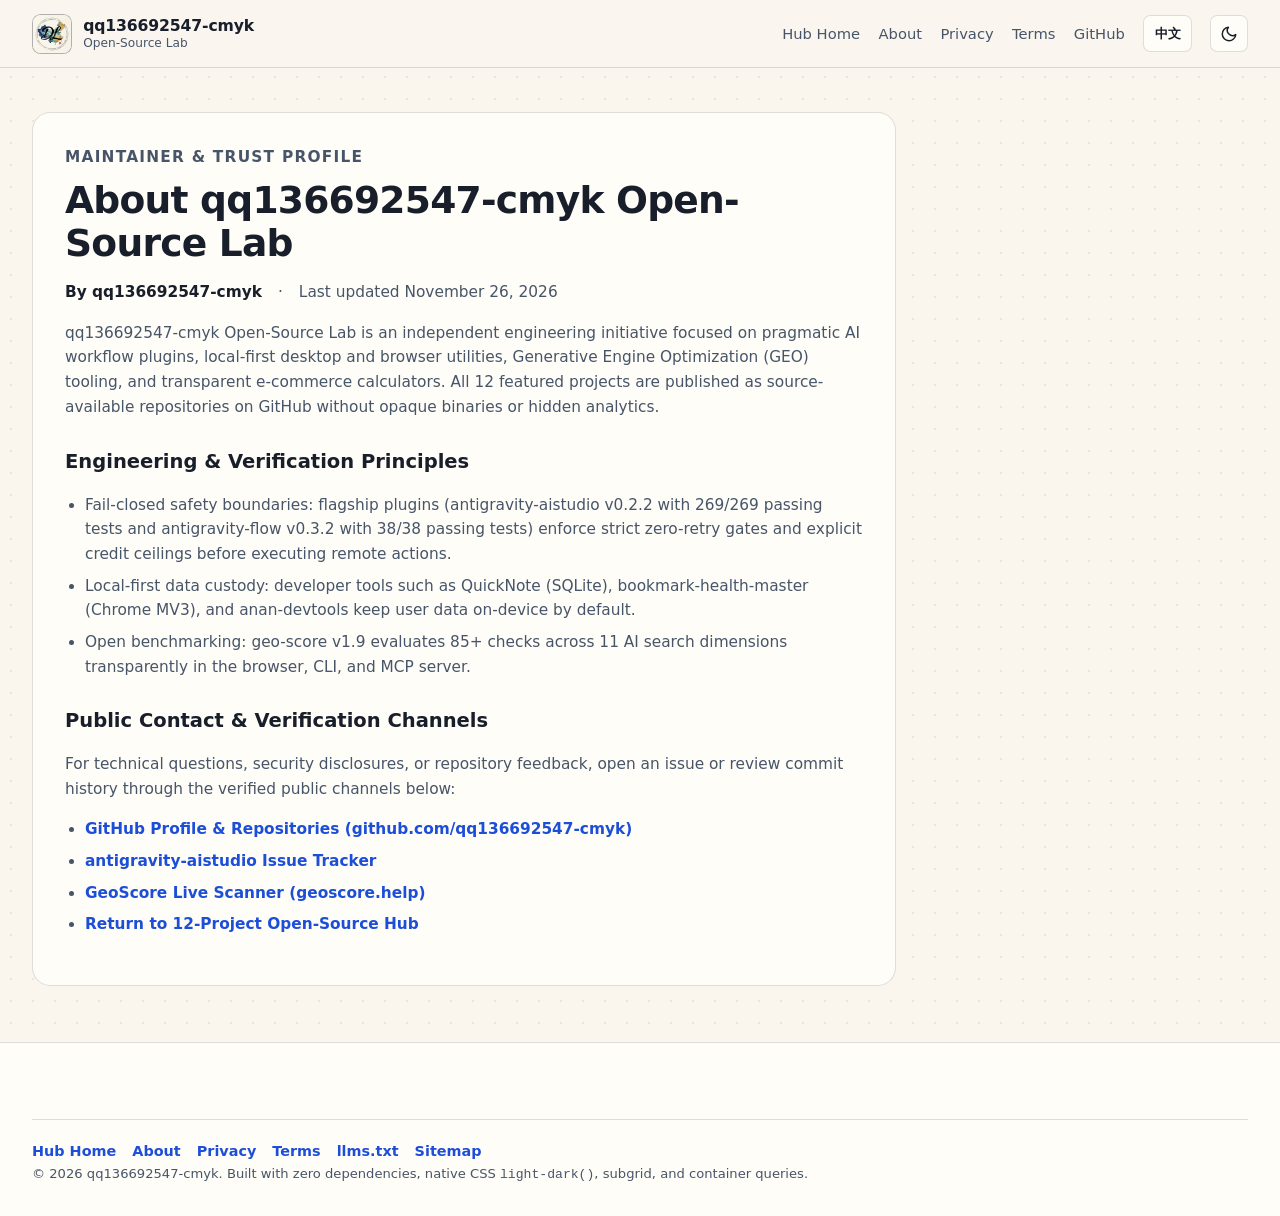
<file: about.html>
<!DOCTYPE html>
<html lang="en">
<head>
  <meta charset="UTF-8">
  <meta name="viewport" content="width=device-width, initial-scale=1.0">
  <meta name="color-scheme" content="light dark">
  <script>try{document.querySelector('meta[name="color-scheme"]').content=localStorage.getItem("color-scheme")??"light dark"}catch{}try{var p=new URLSearchParams(location.search).get("lang"),s=localStorage.getItem("site-lang"),n=(navigator.language||"").toLowerCase(),l=p==="zh"||p==="en"?p:s==="zh"||s==="en"?s:n.startsWith("zh")?"zh":"en";document.documentElement.lang=l==="zh"?"zh-CN":"en";document.documentElement.dataset.lang=l}catch{}</script>
  <meta http-equiv="Content-Security-Policy" content="default-src 'self'; script-src 'self' 'sha256-R361j0I7HgIYn5H5MlvS3bzQ+ypXg27M39gyW3tumgU='; style-src 'self'; img-src 'self' https://raw.githubusercontent.com https://geoscore.help data:; connect-src 'self' https://api.github.com; font-src 'self'; object-src 'none'; base-uri 'self'; form-action 'self'">
  <title>About &amp; Author Credentials | qq136692547-cmyk Open-Source Hub</title>
  <meta name="description" content="About qq136692547-cmyk Open-Source Lab: maintainer credentials, engineering principles, test verification standards, and public GitHub contact channels.">
  <meta name="author" content="qq136692547-cmyk">
  <meta name="last-modified" content="2026-11-26">
  <link rel="canonical" href="https://qq136692547-cmyk.github.io/about.html">
  <meta property="og:type" content="website">
  <meta property="og:site_name" content="qq136692547-cmyk">
  <meta property="og:title" content="About &amp; Author Credentials | qq136692547-cmyk Open-Source Hub">
  <meta property="og:description" content="Maintainer background, engineering principles, test verification standards, and public GitHub contact channels for qq136692547-cmyk Open-Source Hub.">
  <meta property="og:url" content="https://qq136692547-cmyk.github.io/about.html">
  <meta property="og:image" content="https://raw.githubusercontent.com/qq136692547-cmyk/antigravity-aistudio/main/assets/hero-banner.png">
  <meta name="twitter:card" content="summary_large_image">
  <meta name="twitter:title" content="About &amp; Author Credentials | qq136692547-cmyk">
  <meta name="twitter:description" content="Maintainer credentials, engineering standards, and public contact channels for the 12-project open-source portfolio.">
  <meta name="twitter:image" content="https://raw.githubusercontent.com/qq136692547-cmyk/antigravity-aistudio/main/assets/hero-banner.png">
  <link rel="icon" href="favicon.ico" sizes="any">
  <link rel="icon" type="image/png" sizes="32x32" href="assets/favicon-32.png">
  <link rel="apple-touch-icon" sizes="512x512" href="assets/brand-icon-512.png">
  <link rel="stylesheet" href="styles.css">
  <script type="application/ld+json">
  {
    "@context": "https://schema.org",
    "@type": "AboutPage",
    "name": "About & Author Credentials | qq136692547-cmyk Open-Source Hub",
    "url": "https://qq136692547-cmyk.github.io/about.html",
    "description": "Maintainer credentials, engineering standards, and public contact channels for qq136692547-cmyk Open-Source Hub.",
    "inLanguage": ["en", "zh-CN"],
    "datePublished": "2026-04-10",
    "dateModified": "2026-11-26"
  }
  </script>
  <script type="application/ld+json">
  {
    "@context": "https://schema.org",
    "@type": "Person",
    "name": "qq136692547-cmyk",
    "url": "https://qq136692547-cmyk.github.io/about.html",
    "image": "https://qq136692547-cmyk.github.io/assets/brand-icon-512.png",
    "jobTitle": "Independent Open-Source Software & AI Workflow Engineer",
    "description": "Creator of antigravity-aistudio, antigravity-flow, geo-score, QuickNote, and local-first developer utilities.",
    "knowsAbout": ["Generative Engine Optimization", "Gemini 4 Cloud Offloading", "Google Flow Automation", "Local-First Software", "Model Context Protocol"],
    "sameAs": [
      "https://github.com/qq136692547-cmyk",
      "https://qq136692547-cmyk.github.io/",
      "https://geoscore.help/"
    ]
  }
  </script>
</head>
<body data-page="about">
  <a class="skip-link" href="#trust-content" data-i18n="skip_to_content">Skip to main content</a>

  <header class="site-header">
    <div class="container header-inner">
      <a class="brand" href="index.html" data-i18n-aria-label="brand_aria" aria-label="qq136692547-cmyk Open-Source Hub home">
        <span class="brand-mark" aria-hidden="true">
          <img src="assets/brand-icon-128.png" alt="" width="40" height="40" decoding="async" fetchpriority="high">
        </span>
        <span class="brand-text">
          <strong>qq136692547-cmyk</strong>
          <span data-i18n="brand_subtitle">Open-Source Lab</span>
        </span>
      </a>

      <nav class="header-nav" data-i18n-aria-label="nav_aria" aria-label="Primary navigation">
        <a href="index.html" data-i18n="nav_home">Hub Home</a>
        <a href="about.html" aria-current="page" data-i18n="nav_about">About</a>
        <a href="privacy.html" data-i18n="nav_privacy">Privacy</a>
        <a href="terms.html" data-i18n="nav_terms">Terms</a>
        <a href="https://github.com/qq136692547-cmyk" target="_blank" rel="noopener noreferrer" data-i18n="nav_github">GitHub</a>
        <button type="button" id="lang-toggle" class="lang-toggle" aria-label="切换为中文">中文</button>
        <button type="button" id="theme-toggle" class="theme-toggle">
          <span class="theme-icon-to-dark">
            <svg width="18" height="18" viewBox="0 0 24 24" fill="none" stroke="currentColor" stroke-width="2" stroke-linecap="round" stroke-linejoin="round" aria-hidden="true">
              <path d="M21 12.79A9 9 0 1 1 11.21 3a7 7 0 0 0 9.79 9.79z"/>
            </svg>
            <span class="sr-only" data-i18n="theme_to_dark">Switch to dark theme</span>
          </span>
          <span class="theme-icon-to-light">
            <svg width="18" height="18" viewBox="0 0 24 24" fill="none" stroke="currentColor" stroke-width="2" stroke-linecap="round" stroke-linejoin="round" aria-hidden="true">
              <circle cx="12" cy="12" r="4"/>
              <path d="M12 2v2M12 20v2M4.93 4.93l1.41 1.41M17.66 17.66l1.41 1.41M2 12h2M20 12h2M6.34 17.66l-1.41 1.41M19.07 4.93l-1.41 1.41"/>
            </svg>
            <span class="sr-only" data-i18n="theme_to_light">Switch to light theme</span>
          </span>
        </button>
      </nav>
    </div>
  </header>

  <main id="trust-content" class="trust-main">
    <div class="container">
      <article class="trust-article">
        <p class="eyebrow" data-i18n="about_eyebrow">Maintainer &amp; Trust Profile</p>
        <h1 data-i18n="about_title">About qq136692547-cmyk Open-Source Lab</h1>
        <p class="byline-row">
          <strong data-i18n="byline_author">By qq136692547-cmyk</strong>
          <span aria-hidden="true">&middot;</span>
          <span data-i18n-html="byline_updated">Last updated <time datetime="2026-11-26">November 26, 2026</time></span>
        </p>

        <p data-i18n="about_intro">
          qq136692547-cmyk Open-Source Lab is an independent engineering initiative focused on pragmatic AI workflow plugins, local-first desktop and browser utilities, Generative Engine Optimization (GEO) tooling, and transparent e-commerce calculators. All 12 featured projects are published as source-available repositories on GitHub without opaque binaries or hidden analytics.
        </p>

        <h2 data-i18n="about_h2_principles">Engineering &amp; Verification Principles</h2>
        <ul>
          <li data-i18n="about_li_1">Fail-closed safety boundaries: flagship plugins (antigravity-aistudio v0.2.2 with 269/269 passing tests and antigravity-flow v0.3.2 with 38/38 passing tests) enforce strict zero-retry gates and explicit credit ceilings before executing remote actions.</li>
          <li data-i18n="about_li_2">Local-first data custody: developer tools such as QuickNote (SQLite), bookmark-health-master (Chrome MV3), and anan-devtools keep user data on-device by default.</li>
          <li data-i18n="about_li_3">Open benchmarking: geo-score v1.9 evaluates 85+ checks across 11 AI search dimensions transparently in the browser, CLI, and MCP server.</li>
        </ul>

        <h2 id="contact" data-i18n="about_h2_contact">Public Contact &amp; Verification Channels</h2>
        <p data-i18n="about_contact_p">
          For technical questions, security disclosures, or repository feedback, open an issue or review commit history through the verified public channels below:
        </p>
        <ul>
          <li><a href="https://github.com/qq136692547-cmyk" target="_blank" rel="noopener noreferrer" data-i18n="about_link_gh">GitHub Profile &amp; Repositories (github.com/qq136692547-cmyk)</a></li>
          <li><a href="https://github.com/qq136692547-cmyk/antigravity-aistudio/issues" target="_blank" rel="noopener noreferrer" data-i18n="about_link_issues">antigravity-aistudio Issue Tracker</a></li>
          <li><a href="https://geoscore.help/" target="_blank" rel="noopener noreferrer" data-i18n="about_link_geoscore">GeoScore Live Scanner (geoscore.help)</a></li>
          <li><a href="index.html" data-i18n="about_link_home">Return to 12-Project Open-Source Hub</a></li>
        </ul>
      </article>
    </div>
  </main>

  <footer class="site-footer">
    <div class="container footer-bottom">
      <div class="footer-links">
        <a href="index.html" data-i18n="nav_home">Hub Home</a>
        <a href="about.html" data-i18n="nav_about">About</a>
        <a href="privacy.html" data-i18n="nav_privacy">Privacy</a>
        <a href="terms.html" data-i18n="nav_terms">Terms</a>
        <a href="llms.txt">llms.txt</a>
        <a href="sitemap.xml">Sitemap</a>
      </div>
      <p data-i18n-html="footer_bottom">&copy; 2026 qq136692547-cmyk. Built with zero dependencies, native CSS <code>light-dark()</code>, subgrid, and container queries.</p>
    </div>
  </footer>

  <script src="app.js" defer></script>
</body>
</html>
</file>
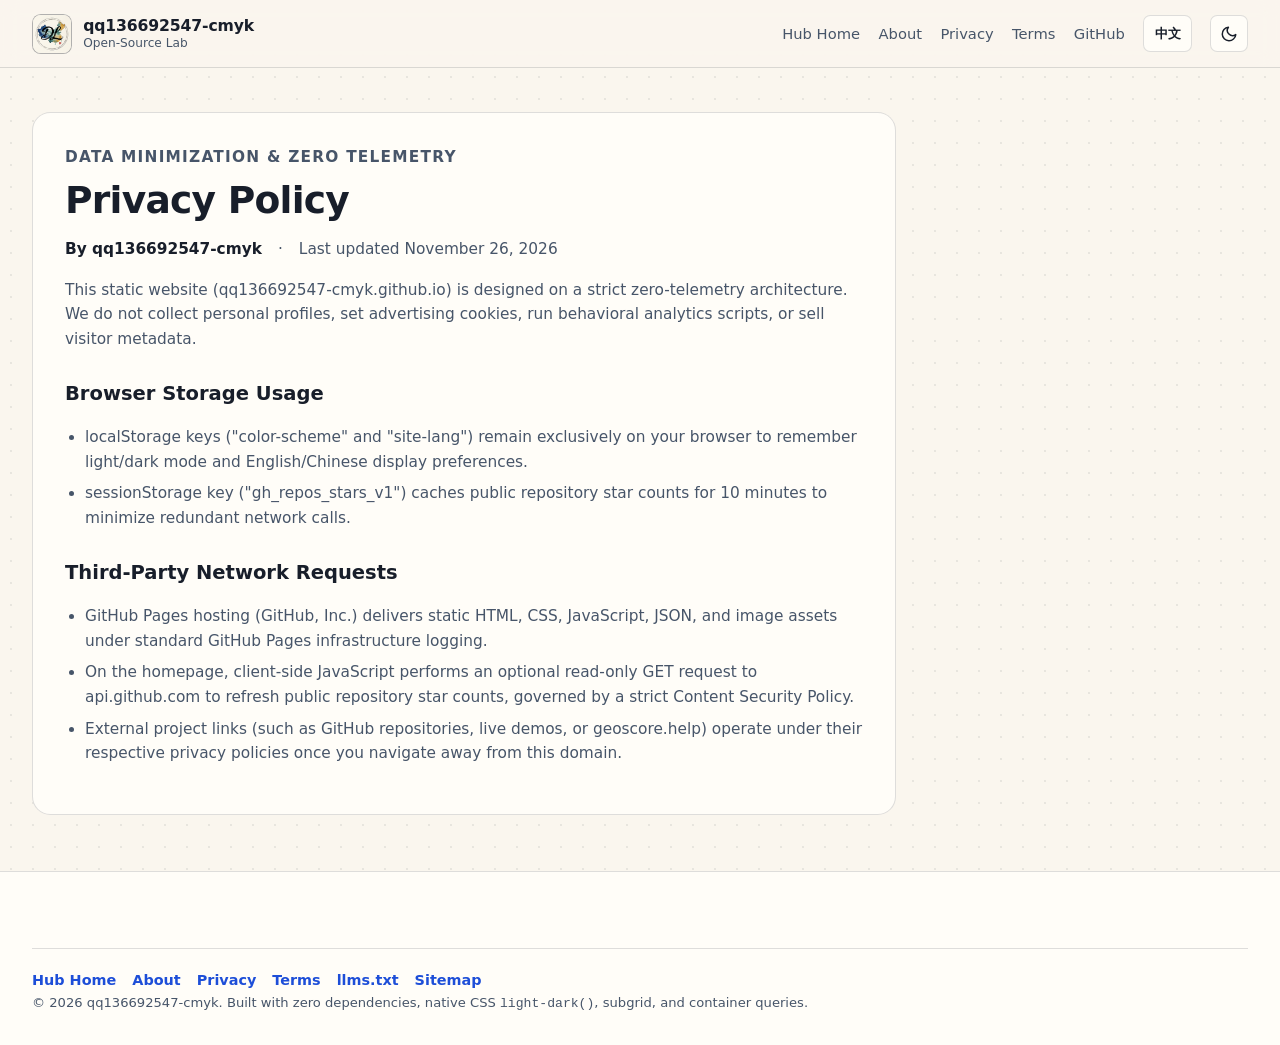
<file: privacy.html>
<!DOCTYPE html>
<html lang="en">
<head>
  <meta charset="UTF-8">
  <meta name="viewport" content="width=device-width, initial-scale=1.0">
  <meta name="color-scheme" content="light dark">
  <script>try{document.querySelector('meta[name="color-scheme"]').content=localStorage.getItem("color-scheme")??"light dark"}catch{}try{var p=new URLSearchParams(location.search).get("lang"),s=localStorage.getItem("site-lang"),n=(navigator.language||"").toLowerCase(),l=p==="zh"||p==="en"?p:s==="zh"||s==="en"?s:n.startsWith("zh")?"zh":"en";document.documentElement.lang=l==="zh"?"zh-CN":"en";document.documentElement.dataset.lang=l}catch{}</script>
  <meta http-equiv="Content-Security-Policy" content="default-src 'self'; script-src 'self' 'sha256-R361j0I7HgIYn5H5MlvS3bzQ+ypXg27M39gyW3tumgU='; style-src 'self'; img-src 'self' https://raw.githubusercontent.com https://geoscore.help data:; connect-src 'self' https://api.github.com; font-src 'self'; object-src 'none'; base-uri 'self'; form-action 'self'">
  <title>Privacy Policy | qq136692547-cmyk Open-Source Hub</title>
  <meta name="description" content="Privacy Policy for qq136692547-cmyk.github.io: zero third-party analytics, local-only theme/language preferences, and read-only GitHub star caching.">
  <meta name="author" content="qq136692547-cmyk">
  <meta name="last-modified" content="2026-11-26">
  <link rel="canonical" href="https://qq136692547-cmyk.github.io/privacy.html">
  <meta property="og:type" content="website">
  <meta property="og:site_name" content="qq136692547-cmyk">
  <meta property="og:title" content="Privacy Policy | qq136692547-cmyk Open-Source Hub">
  <meta property="og:description" content="Zero tracking cookies, zero advertising beacons, local-only theme/language storage, and optional GitHub API star lookup on qq136692547-cmyk.github.io.">
  <meta property="og:url" content="https://qq136692547-cmyk.github.io/privacy.html">
  <meta property="og:image" content="https://raw.githubusercontent.com/qq136692547-cmyk/antigravity-aistudio/main/assets/hero-banner.png">
  <meta name="twitter:card" content="summary_large_image">
  <meta name="twitter:title" content="Privacy Policy | qq136692547-cmyk">
  <meta name="twitter:description" content="Zero telemetry and local-only storage practices on qq136692547-cmyk Open-Source Hub.">
  <meta name="twitter:image" content="https://raw.githubusercontent.com/qq136692547-cmyk/antigravity-aistudio/main/assets/hero-banner.png">
  <link rel="icon" href="favicon.ico" sizes="any">
  <link rel="icon" type="image/png" sizes="32x32" href="assets/favicon-32.png">
  <link rel="apple-touch-icon" sizes="512x512" href="assets/brand-icon-512.png">
  <link rel="stylesheet" href="styles.css">
  <script type="application/ld+json">
  {
    "@context": "https://schema.org",
    "@type": "WebPage",
    "name": "Privacy Policy | qq136692547-cmyk Open-Source Hub",
    "url": "https://qq136692547-cmyk.github.io/privacy.html",
    "description": "Zero third-party analytics, local-only preferences, and read-only GitHub REST API star lookup policy.",
    "inLanguage": ["en", "zh-CN"],
    "datePublished": "2026-04-10",
    "dateModified": "2026-11-26"
  }
  </script>
</head>
<body data-page="privacy">
  <a class="skip-link" href="#trust-content" data-i18n="skip_to_content">Skip to main content</a>

  <header class="site-header">
    <div class="container header-inner">
      <a class="brand" href="index.html" data-i18n-aria-label="brand_aria" aria-label="qq136692547-cmyk Open-Source Hub home">
        <span class="brand-mark" aria-hidden="true">
          <img src="assets/brand-icon-128.png" alt="" width="40" height="40" decoding="async" fetchpriority="high">
        </span>
        <span class="brand-text">
          <strong>qq136692547-cmyk</strong>
          <span data-i18n="brand_subtitle">Open-Source Lab</span>
        </span>
      </a>

      <nav class="header-nav" data-i18n-aria-label="nav_aria" aria-label="Primary navigation">
        <a href="index.html" data-i18n="nav_home">Hub Home</a>
        <a href="about.html" data-i18n="nav_about">About</a>
        <a href="privacy.html" aria-current="page" data-i18n="nav_privacy">Privacy</a>
        <a href="terms.html" data-i18n="nav_terms">Terms</a>
        <a href="https://github.com/qq136692547-cmyk" target="_blank" rel="noopener noreferrer" data-i18n="nav_github">GitHub</a>
        <button type="button" id="lang-toggle" class="lang-toggle" aria-label="切换为中文">中文</button>
        <button type="button" id="theme-toggle" class="theme-toggle">
          <span class="theme-icon-to-dark">
            <svg width="18" height="18" viewBox="0 0 24 24" fill="none" stroke="currentColor" stroke-width="2" stroke-linecap="round" stroke-linejoin="round" aria-hidden="true">
              <path d="M21 12.79A9 9 0 1 1 11.21 3a7 7 0 0 0 9.79 9.79z"/>
            </svg>
            <span class="sr-only" data-i18n="theme_to_dark">Switch to dark theme</span>
          </span>
          <span class="theme-icon-to-light">
            <svg width="18" height="18" viewBox="0 0 24 24" fill="none" stroke="currentColor" stroke-width="2" stroke-linecap="round" stroke-linejoin="round" aria-hidden="true">
              <circle cx="12" cy="12" r="4"/>
              <path d="M12 2v2M12 20v2M4.93 4.93l1.41 1.41M17.66 17.66l1.41 1.41M2 12h2M20 12h2M6.34 17.66l-1.41 1.41M19.07 4.93l-1.41 1.41"/>
            </svg>
            <span class="sr-only" data-i18n="theme_to_light">Switch to light theme</span>
          </span>
        </button>
      </nav>
    </div>
  </header>

  <main id="trust-content" class="trust-main">
    <div class="container">
      <article class="trust-article">
        <p class="eyebrow" data-i18n="privacy_eyebrow">Data Minimization &amp; Zero Telemetry</p>
        <h1 data-i18n="privacy_title">Privacy Policy</h1>
        <p class="byline-row">
          <strong data-i18n="byline_author">By qq136692547-cmyk</strong>
          <span aria-hidden="true">&middot;</span>
          <span data-i18n-html="byline_updated">Last updated <time datetime="2026-11-26">November 26, 2026</time></span>
        </p>

        <p data-i18n="privacy_intro">
          This static website (qq136692547-cmyk.github.io) is designed on a strict zero-telemetry architecture. We do not collect personal profiles, set advertising cookies, run behavioral analytics scripts, or sell visitor metadata.
        </p>

        <h2 data-i18n="privacy_h2_storage">Browser Storage Usage</h2>
        <ul>
          <li data-i18n="privacy_li_1">localStorage keys ("color-scheme" and "site-lang") remain exclusively on your browser to remember light/dark mode and English/Chinese display preferences.</li>
          <li data-i18n="privacy_li_2">sessionStorage key ("gh_repos_stars_v1") caches public repository star counts for 10 minutes to minimize redundant network calls.</li>
        </ul>

        <h2 data-i18n="privacy_h2_network">Third-Party Network Requests</h2>
        <ul>
          <li data-i18n="privacy_li_3">GitHub Pages hosting (GitHub, Inc.) delivers static HTML, CSS, JavaScript, JSON, and image assets under standard GitHub Pages infrastructure logging.</li>
          <li data-i18n="privacy_li_4">On the homepage, client-side JavaScript performs an optional read-only GET request to api.github.com to refresh public repository star counts, governed by a strict Content Security Policy.</li>
          <li data-i18n="privacy_li_5">External project links (such as GitHub repositories, live demos, or geoscore.help) operate under their respective privacy policies once you navigate away from this domain.</li>
        </ul>
      </article>
    </div>
  </main>

  <footer class="site-footer">
    <div class="container footer-bottom">
      <div class="footer-links">
        <a href="index.html" data-i18n="nav_home">Hub Home</a>
        <a href="about.html" data-i18n="nav_about">About</a>
        <a href="privacy.html" data-i18n="nav_privacy">Privacy</a>
        <a href="terms.html" data-i18n="nav_terms">Terms</a>
        <a href="llms.txt">llms.txt</a>
        <a href="sitemap.xml">Sitemap</a>
      </div>
      <p data-i18n-html="footer_bottom">&copy; 2026 qq136692547-cmyk. Built with zero dependencies, native CSS <code>light-dark()</code>, subgrid, and container queries.</p>
    </div>
  </footer>

  <script src="app.js" defer></script>
</body>
</html>
</file>
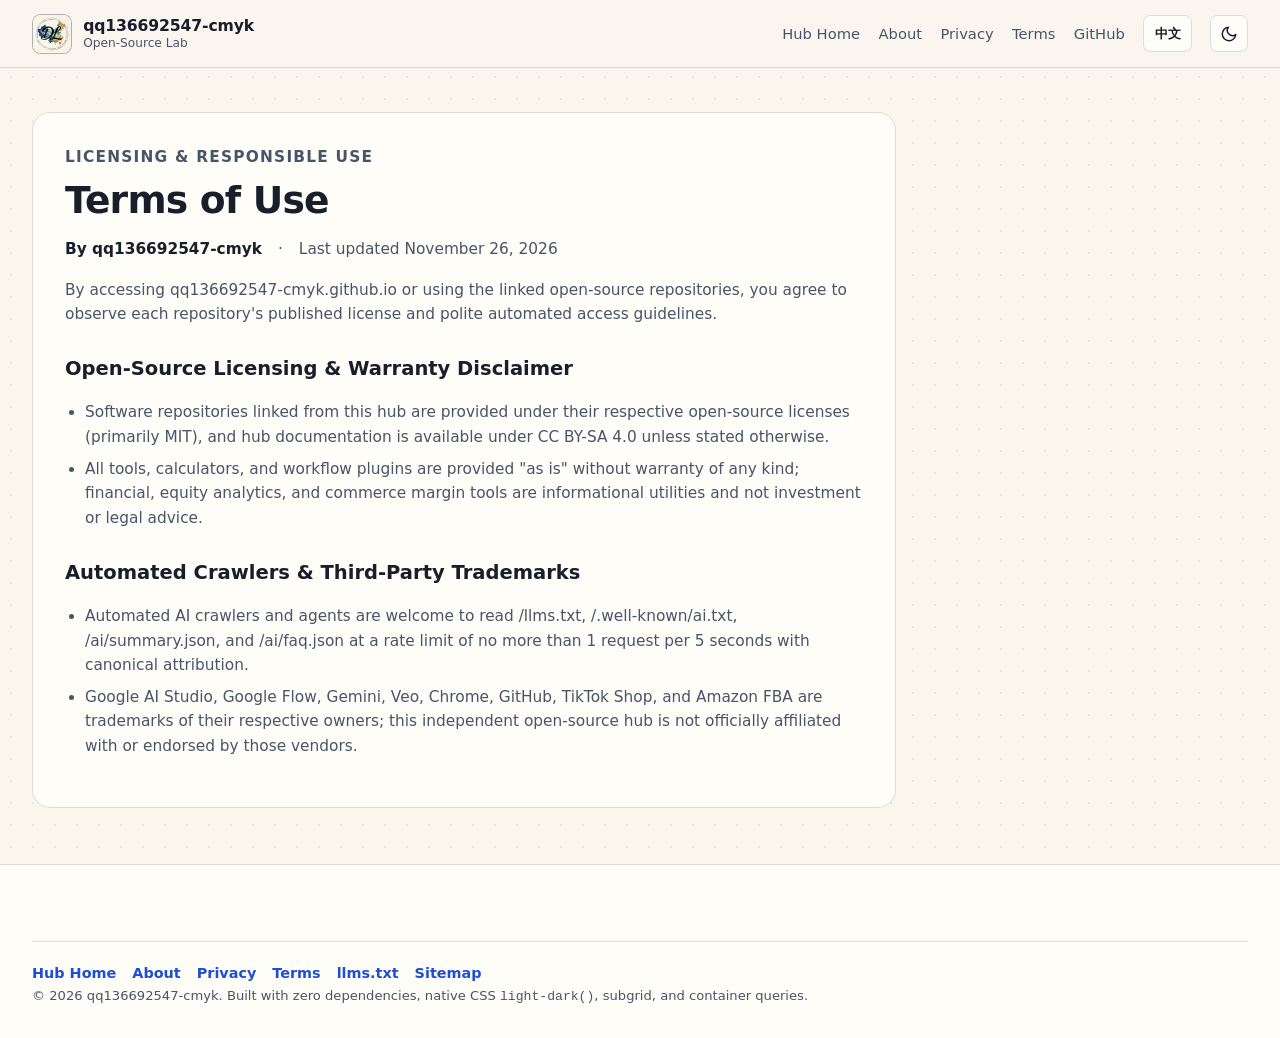
<file: terms.html>
<!DOCTYPE html>
<html lang="en">
<head>
  <meta charset="UTF-8">
  <meta name="viewport" content="width=device-width, initial-scale=1.0">
  <meta name="color-scheme" content="light dark">
  <script>try{document.querySelector('meta[name="color-scheme"]').content=localStorage.getItem("color-scheme")??"light dark"}catch{}try{var p=new URLSearchParams(location.search).get("lang"),s=localStorage.getItem("site-lang"),n=(navigator.language||"").toLowerCase(),l=p==="zh"||p==="en"?p:s==="zh"||s==="en"?s:n.startsWith("zh")?"zh":"en";document.documentElement.lang=l==="zh"?"zh-CN":"en";document.documentElement.dataset.lang=l}catch{}</script>
  <meta http-equiv="Content-Security-Policy" content="default-src 'self'; script-src 'self' 'sha256-R361j0I7HgIYn5H5MlvS3bzQ+ypXg27M39gyW3tumgU='; style-src 'self'; img-src 'self' https://raw.githubusercontent.com https://geoscore.help data:; connect-src 'self' https://api.github.com; font-src 'self'; object-src 'none'; base-uri 'self'; form-action 'self'">
  <title>Terms of Use | qq136692547-cmyk Open-Source Hub</title>
  <meta name="description" content="Terms of Use for qq136692547-cmyk.github.io: open-source software licensing, automated agent crawl rate limits, and third-party trademark disclaimers.">
  <meta name="author" content="qq136692547-cmyk">
  <meta name="last-modified" content="2026-11-26">
  <link rel="canonical" href="https://qq136692547-cmyk.github.io/terms.html">
  <meta property="og:type" content="website">
  <meta property="og:site_name" content="qq136692547-cmyk">
  <meta property="og:title" content="Terms of Use | qq136692547-cmyk Open-Source Hub">
  <meta property="og:description" content="Open-source MIT / CC BY-SA 4.0 licensing, AI agent crawl rate limits, and trademark disclaimers for qq136692547-cmyk Open-Source Hub.">
  <meta property="og:url" content="https://qq136692547-cmyk.github.io/terms.html">
  <meta property="og:image" content="https://raw.githubusercontent.com/qq136692547-cmyk/antigravity-aistudio/main/assets/hero-banner.png">
  <meta name="twitter:card" content="summary_large_image">
  <meta name="twitter:title" content="Terms of Use | qq136692547-cmyk">
  <meta name="twitter:description" content="Licensing, agent crawl rate limits, and no-warranty terms for qq136692547-cmyk Open-Source Hub.">
  <meta name="twitter:image" content="https://raw.githubusercontent.com/qq136692547-cmyk/antigravity-aistudio/main/assets/hero-banner.png">
  <link rel="icon" href="favicon.ico" sizes="any">
  <link rel="icon" type="image/png" sizes="32x32" href="assets/favicon-32.png">
  <link rel="apple-touch-icon" sizes="512x512" href="assets/brand-icon-512.png">
  <link rel="stylesheet" href="styles.css">
  <script type="application/ld+json">
  {
    "@context": "https://schema.org",
    "@type": "WebPage",
    "name": "Terms of Use | qq136692547-cmyk Open-Source Hub",
    "url": "https://qq136692547-cmyk.github.io/terms.html",
    "description": "Open-source licensing scope, polite crawl rate limits, and disclaimers for qq136692547-cmyk Open-Source Hub.",
    "inLanguage": ["en", "zh-CN"],
    "datePublished": "2026-04-10",
    "dateModified": "2026-11-26"
  }
  </script>
</head>
<body data-page="terms">
  <a class="skip-link" href="#trust-content" data-i18n="skip_to_content">Skip to main content</a>

  <header class="site-header">
    <div class="container header-inner">
      <a class="brand" href="index.html" data-i18n-aria-label="brand_aria" aria-label="qq136692547-cmyk Open-Source Hub home">
        <span class="brand-mark" aria-hidden="true">
          <img src="assets/brand-icon-128.png" alt="" width="40" height="40" decoding="async" fetchpriority="high">
        </span>
        <span class="brand-text">
          <strong>qq136692547-cmyk</strong>
          <span data-i18n="brand_subtitle">Open-Source Lab</span>
        </span>
      </a>

      <nav class="header-nav" data-i18n-aria-label="nav_aria" aria-label="Primary navigation">
        <a href="index.html" data-i18n="nav_home">Hub Home</a>
        <a href="about.html" data-i18n="nav_about">About</a>
        <a href="privacy.html" data-i18n="nav_privacy">Privacy</a>
        <a href="terms.html" aria-current="page" data-i18n="nav_terms">Terms</a>
        <a href="https://github.com/qq136692547-cmyk" target="_blank" rel="noopener noreferrer" data-i18n="nav_github">GitHub</a>
        <button type="button" id="lang-toggle" class="lang-toggle" aria-label="切换为中文">中文</button>
        <button type="button" id="theme-toggle" class="theme-toggle">
          <span class="theme-icon-to-dark">
            <svg width="18" height="18" viewBox="0 0 24 24" fill="none" stroke="currentColor" stroke-width="2" stroke-linecap="round" stroke-linejoin="round" aria-hidden="true">
              <path d="M21 12.79A9 9 0 1 1 11.21 3a7 7 0 0 0 9.79 9.79z"/>
            </svg>
            <span class="sr-only" data-i18n="theme_to_dark">Switch to dark theme</span>
          </span>
          <span class="theme-icon-to-light">
            <svg width="18" height="18" viewBox="0 0 24 24" fill="none" stroke="currentColor" stroke-width="2" stroke-linecap="round" stroke-linejoin="round" aria-hidden="true">
              <circle cx="12" cy="12" r="4"/>
              <path d="M12 2v2M12 20v2M4.93 4.93l1.41 1.41M17.66 17.66l1.41 1.41M2 12h2M20 12h2M6.34 17.66l-1.41 1.41M19.07 4.93l-1.41 1.41"/>
            </svg>
            <span class="sr-only" data-i18n="theme_to_light">Switch to light theme</span>
          </span>
        </button>
      </nav>
    </div>
  </header>

  <main id="trust-content" class="trust-main">
    <div class="container">
      <article class="trust-article">
        <p class="eyebrow" data-i18n="terms_eyebrow">Licensing &amp; Responsible Use</p>
        <h1 data-i18n="terms_title">Terms of Use</h1>
        <p class="byline-row">
          <strong data-i18n="byline_author">By qq136692547-cmyk</strong>
          <span aria-hidden="true">&middot;</span>
          <span data-i18n-html="byline_updated">Last updated <time datetime="2026-11-26">November 26, 2026</time></span>
        </p>

        <p data-i18n="terms_intro">
          By accessing qq136692547-cmyk.github.io or using the linked open-source repositories, you agree to observe each repository's published license and polite automated access guidelines.
        </p>

        <h2 data-i18n="terms_h2_license">Open-Source Licensing &amp; Warranty Disclaimer</h2>
        <ul>
          <li data-i18n="terms_li_1">Software repositories linked from this hub are provided under their respective open-source licenses (primarily MIT), and hub documentation is available under CC BY-SA 4.0 unless stated otherwise.</li>
          <li data-i18n="terms_li_2">All tools, calculators, and workflow plugins are provided "as is" without warranty of any kind; financial, equity analytics, and commerce margin tools are informational utilities and not investment or legal advice.</li>
        </ul>

        <h2 data-i18n="terms_h2_agents">Automated Crawlers &amp; Third-Party Trademarks</h2>
        <ul>
          <li data-i18n="terms_li_3">Automated AI crawlers and agents are welcome to read /llms.txt, /.well-known/ai.txt, /ai/summary.json, and /ai/faq.json at a rate limit of no more than 1 request per 5 seconds with canonical attribution.</li>
          <li data-i18n="terms_li_4">Google AI Studio, Google Flow, Gemini, Veo, Chrome, GitHub, TikTok Shop, and Amazon FBA are trademarks of their respective owners; this independent open-source hub is not officially affiliated with or endorsed by those vendors.</li>
        </ul>
      </article>
    </div>
  </main>

  <footer class="site-footer">
    <div class="container footer-bottom">
      <div class="footer-links">
        <a href="index.html" data-i18n="nav_home">Hub Home</a>
        <a href="about.html" data-i18n="nav_about">About</a>
        <a href="privacy.html" data-i18n="nav_privacy">Privacy</a>
        <a href="terms.html" data-i18n="nav_terms">Terms</a>
        <a href="llms.txt">llms.txt</a>
        <a href="sitemap.xml">Sitemap</a>
      </div>
      <p data-i18n-html="footer_bottom">&copy; 2026 qq136692547-cmyk. Built with zero dependencies, native CSS <code>light-dark()</code>, subgrid, and container queries.</p>
    </div>
  </footer>

  <script src="app.js" defer></script>
</body>
</html>
</file>
<file: styles.css>
:root {
  color-scheme: light dark;

  --bg-page: light-dark(#FAF6EE, #0B101C);
  --bg-dot: light-dark(rgba(24, 30, 42, 0.08), rgba(148, 163, 184, 0.12));
  --bg-surface: light-dark(#FFFDF8, #131B2E);
  --bg-surface-alt: light-dark(#F2ECE0, #1A243B);
  --bg-header: light-dark(rgba(250, 246, 238, 0.9), rgba(11, 16, 28, 0.9));
  --bg-code: light-dark(#181E2A, #070B14);

  --text-primary: light-dark(#181E2A, #F1F5F9);
  --text-secondary: light-dark(#475569, #94A3B8);
  --text-code: light-dark(#F8FAFC, #E2E8F0);

  --border-subtle: light-dark(rgba(24, 30, 42, 0.14), rgba(148, 163, 184, 0.18));
  --border-strong: light-dark(rgba(24, 30, 42, 0.32), rgba(148, 163, 184, 0.38));

  --accent-cobalt: light-dark(#1D4ED8, #60A5FA);
  --accent-cobalt-soft: light-dark(rgba(29, 78, 216, 0.1), rgba(96, 165, 250, 0.16));
  --accent-teal: light-dark(#0F766E, #2DD4BF);
  --accent-teal-soft: light-dark(rgba(15, 118, 110, 0.1), rgba(45, 212, 191, 0.16));
  --accent-purple: light-dark(#6D28D9, #A78BFA);
  --accent-purple-soft: light-dark(rgba(109, 40, 217, 0.1), rgba(167, 139, 250, 0.16));
  --accent-amber: light-dark(#B45309, #FBBF24);
  --accent-amber-soft: light-dark(rgba(180, 83, 9, 0.11), rgba(251, 191, 36, 0.16));

  --shadow-card: light-dark(0 1px 3px rgba(24, 30, 42, 0.06), 0 4px 16px rgba(2, 6, 23, 0.45));
  --shadow-card-hover: light-dark(0 14px 28px rgba(24, 30, 42, 0.12), 0 16px 32px rgba(2, 6, 23, 0.65));

  --font-sans: system-ui, -apple-system, "Segoe UI", Roboto, "PingFang SC", "Hiragino Sans GB", "Microsoft YaHei", "Noto Sans CJK SC", Helvetica, Arial, sans-serif;
  --font-mono: ui-monospace, SFMono-Regular, Menlo, Monaco, Consolas, monospace;

  --radius-sm: 0.45rem;
  --radius-md: 0.85rem;
  --radius-lg: 1.15rem;

  &:has(> head > meta[name="color-scheme"][content="dark"]) {
    color-scheme: dark;
  }

  &:has(> head > meta[name="color-scheme"][content="light"]) {
    color-scheme: light;
  }
}

*,
*::before,
*::after {
  box-sizing: border-box;
}

html {
  scroll-behavior: smooth;
}

body {
  margin: 0;
  min-height: 100dvh;
  font-family: var(--font-sans);
  line-height: 1.6;
  color: var(--text-primary);
  background-color: var(--bg-page);
  background-image: radial-gradient(var(--bg-dot) 1px, transparent 1px);
  background-size: 22px 22px;
  -webkit-font-smoothing: antialiased;
}

img {
  display: block;
  max-width: 100%;
  height: auto;
}

code {
  font-family: var(--font-mono);
}

.sr-only {
  position: absolute;
  width: 1px;
  height: 1px;
  padding: 0;
  margin: -1px;
  overflow: hidden;
  clip: rect(0, 0, 0, 0);
  white-space: nowrap;
  border: 0;
}

.skip-link {
  position: absolute;
  inset-inline-start: 1rem;
  inset-block-start: -4rem;
  z-index: 100;
  padding: 0.6rem 1rem;
  border-radius: var(--radius-sm);
  background: var(--accent-cobalt);
  color: #FFFFFF;
  font-weight: 600;
  text-decoration: none;
}

.skip-link:focus {
  inset-block-start: 1rem;
}

.container {
  width: min(76rem, 100% - 2.5rem);
  margin-inline: auto;
}

/* Header & Navigation */
.site-header {
  position: sticky;
  top: 0;
  z-index: 40;
  background-color: var(--bg-header);
  backdrop-filter: blur(10px);
  border-block-end: 1px solid var(--border-subtle);
}

.header-inner {
  display: flex;
  align-items: center;
  justify-content: space-between;
  gap: 1rem;
  padding-block: 0.85rem;
}

.brand {
  display: inline-flex;
  align-items: center;
  gap: 0.7rem;
  color: inherit;
  text-decoration: none;
}

.brand-mark {
  display: block;
  flex: none;
  width: 2.5rem;
  height: 2.5rem;
  border-radius: 0.55rem;
  overflow: hidden;
  background-color: #FAF6EE;
  border: 1px solid var(--border-strong);
  box-shadow: light-dark(0 2px 6px rgba(24, 30, 42, 0.14), 0 2px 10px rgba(0, 0, 0, 0.45));
}

.brand-mark img {
  display: block;
  width: 100%;
  height: 100%;
  object-fit: cover;
}

.brand-text {
  display: flex;
  flex-direction: column;
  line-height: 1.2;
}

.brand-text strong {
  font-size: 0.98rem;
  letter-spacing: -0.01em;
}

.brand-text span {
  font-size: 0.76rem;
  color: var(--text-secondary);
}

.header-nav {
  display: flex;
  align-items: center;
  gap: 1.15rem;
}

.header-nav a {
  font-size: 0.92rem;
  font-weight: 500;
  color: var(--text-secondary);
  text-decoration: none;
  transition: color 0.15s ease;
}

.header-nav a:hover,
.header-nav a:focus-visible {
  color: var(--accent-cobalt);
}

/* Language & Theme Toggle */
.lang-toggle {
  display: inline-flex;
  align-items: center;
  justify-content: center;
  min-width: 2.65rem;
  height: 2.35rem;
  padding: 0 0.65rem;
  border-radius: var(--radius-sm);
  border: 1px solid var(--border-subtle);
  background-color: var(--bg-surface);
  color: var(--text-primary);
  font-family: inherit;
  font-size: 0.82rem;
  font-weight: 700;
  line-height: 1;
  white-space: nowrap;
  cursor: pointer;
  transition: border-color 0.15s ease, background-color 0.15s ease, color 0.15s ease;
}

.lang-toggle:hover {
  border-color: var(--accent-cobalt);
  background-color: var(--bg-surface-alt);
  color: var(--accent-cobalt);
}

.lang-toggle:focus-visible {
  outline: 2px solid var(--accent-cobalt);
  outline-offset: 2px;
}

/* Theme Toggle (CSS-driven state visibility) */
.theme-toggle {
  display: inline-grid;
  place-items: center;
  width: 2.35rem;
  height: 2.35rem;
  padding: 0;
  border-radius: var(--radius-sm);
  border: 1px solid var(--border-subtle);
  background-color: var(--bg-surface);
  color: var(--text-primary);
  cursor: pointer;
  transition: border-color 0.15s ease, background-color 0.15s ease;
}

.theme-toggle:hover {
  border-color: var(--accent-cobalt);
  background-color: var(--bg-surface-alt);
}

.theme-toggle:focus-visible {
  outline: 2px solid var(--accent-cobalt);
  outline-offset: 2px;
}

.theme-icon-to-light {
  display: none;
}

.theme-icon-to-dark {
  display: inline-flex;
}

@media (prefers-color-scheme: dark) {
  :root:has(> head > meta[name="color-scheme"][content="light dark"]) .theme-icon-to-dark {
    display: none;
  }

  :root:has(> head > meta[name="color-scheme"][content="light dark"]) .theme-icon-to-light {
    display: inline-flex;
  }
}

:root:has(> head > meta[name="color-scheme"][content="dark"]) .theme-icon-to-dark {
  display: none;
}

:root:has(> head > meta[name="color-scheme"][content="dark"]) .theme-icon-to-light {
  display: inline-flex;
}

:root:has(> head > meta[name="color-scheme"][content="light"]) .theme-icon-to-dark {
  display: inline-flex;
}

:root:has(> head > meta[name="color-scheme"][content="light"]) .theme-icon-to-light {
  display: none;
}

/* Hero & Flagship Spotlight */
.hero {
  padding-block: 3rem 2.5rem;
}

.hero-grid {
  display: grid;
  grid-template-columns: minmax(0, 1fr) minmax(0, 1.15fr);
  gap: 2.25rem;
  align-items: start;
}

.eyebrow {
  margin: 0 0 0.55rem;
  font-size: 0.78rem;
  font-weight: 700;
  letter-spacing: 0.08em;
  text-transform: uppercase;
  color: var(--accent-teal);
}

.hero-copy h1 {
  margin: 0 0 1rem;
  font-size: clamp(2rem, 3.6vw, 2.85rem);
  line-height: 1.12;
  letter-spacing: -0.025em;
}

.hero-lead {
  margin: 0 0 1.75rem;
  font-size: 1.05rem;
  color: var(--text-secondary);
  max-width: 56ch;
}

.hero-stats {
  display: grid;
  grid-template-columns: repeat(2, minmax(0, 1fr));
  gap: 0.85rem;
  margin: 0 0 1.75rem;
}

.stat-item {
  padding: 0.85rem 1rem;
  border-radius: var(--radius-md);
  background-color: var(--bg-surface);
  border: 1px solid var(--border-subtle);
  box-shadow: var(--shadow-card);
}

.stat-item dt {
  font-size: 0.78rem;
  color: var(--text-secondary);
}

.stat-item dd {
  margin: 0.15rem 0 0;
  font-size: 1.35rem;
  font-weight: 700;
  letter-spacing: -0.01em;
}

.hero-actions {
  display: flex;
  flex-wrap: wrap;
  gap: 0.75rem;
}

.btn {
  display: inline-flex;
  align-items: center;
  justify-content: center;
  gap: 0.45rem;
  padding: 0.68rem 1.15rem;
  border-radius: var(--radius-sm);
  font-size: 0.92rem;
  font-weight: 600;
  text-decoration: none;
  border: 1px solid transparent;
  cursor: pointer;
  transition: transform 0.15s ease, border-color 0.15s ease, background-color 0.15s ease;
}

.btn-primary {
  background-color: var(--accent-cobalt);
  color: #FFFFFF;
}

.btn-primary:hover {
  filter: brightness(1.06);
}

.btn-secondary {
  background-color: var(--bg-surface);
  color: var(--text-primary);
  border-color: var(--border-strong);
}

.btn-secondary:hover {
  border-color: var(--accent-cobalt);
  background-color: var(--bg-surface-alt);
}

.btn:focus-visible,
.copy-btn:focus-visible {
  outline: 2px solid var(--accent-cobalt);
  outline-offset: 2px;
}

/* Flagship Spotlight Card */
.spotlight {
  border-radius: var(--radius-lg);
  background-color: var(--bg-surface);
  border: 1px solid var(--border-strong);
  box-shadow: var(--shadow-card);
  overflow: hidden;
}

.spotlight-media {
  border-block-end: 1px solid var(--border-subtle);
  background-color: var(--bg-surface-alt);
}

.spotlight-media img {
  width: 100%;
  aspect-ratio: 1376 / 768;
  object-fit: cover;
}

.spotlight-body {
  padding: 1.35rem 1.5rem 1.5rem;
}

.spotlight-badges {
  display: flex;
  flex-wrap: wrap;
  gap: 0.45rem;
  margin-bottom: 0.85rem;
}

.badge {
  display: inline-flex;
  align-items: center;
  padding: 0.22rem 0.58rem;
  border-radius: 999px;
  font-size: 0.74rem;
  font-weight: 700;
}

.badge-cobalt {
  background-color: var(--accent-cobalt-soft);
  color: var(--accent-cobalt);
}

.badge-purple {
  background-color: var(--accent-purple-soft);
  color: var(--accent-purple);
}

.badge-teal {
  background-color: var(--accent-teal-soft);
  color: var(--accent-teal);
}

.badge-amber {
  background-color: var(--accent-amber-soft);
  color: var(--accent-amber);
}

.badge-neutral {
  background-color: var(--bg-surface-alt);
  color: var(--text-primary);
  border: 1px solid var(--border-subtle);
}

.spotlight-body h2 {
  margin: 0 0 0.5rem;
  font-size: 1.35rem;
  letter-spacing: -0.015em;
}

.spotlight-body p {
  margin: 0 0 1.1rem;
  font-size: 0.94rem;
  color: var(--text-secondary);
}

.spotlight-body .install-label {
  margin: 0 0 0.4rem;
  font-size: 0.78rem;
  font-weight: 600;
  color: var(--text-secondary);
}

.install-bar {
  display: flex;
  align-items: center;
  justify-content: space-between;
  gap: 0.75rem;
  padding: 0.6rem 0.75rem;
  margin-bottom: 1.1rem;
  border-radius: var(--radius-sm);
  background-color: var(--bg-code);
  color: var(--text-code);
  border: 1px solid var(--border-strong);
}

.install-bar code {
  overflow-x: auto;
  white-space: nowrap;
  font-size: 0.8rem;
  scrollbar-width: thin;
}

.copy-btn {
  flex: none;
  padding: 0.36rem 0.72rem;
  border-radius: 0.35rem;
  border: 1px solid rgba(255, 255, 255, 0.22);
  background-color: rgba(255, 255, 255, 0.1);
  color: #FFFFFF;
  font-size: 0.78rem;
  font-weight: 600;
  cursor: pointer;
}

.copy-btn:hover {
  background-color: rgba(255, 255, 255, 0.2);
}

.spotlight-links {
  display: flex;
  flex-wrap: wrap;
  gap: 0.65rem;
}

/* Catalog Section & Filters */
.catalog-section {
  padding-block: 2rem 4rem;
}

.catalog-header {
  display: flex;
  flex-wrap: wrap;
  align-items: flex-end;
  justify-content: space-between;
  gap: 1rem;
  margin-bottom: 1.25rem;
}

.catalog-header h2 {
  margin: 0;
  font-size: clamp(1.5rem, 2.5vw, 1.95rem);
  letter-spacing: -0.02em;
}

.search-wrap {
  width: min(100%, 22rem);
}

.search-input {
  width: 100%;
  padding: 0.62rem 0.9rem;
  border-radius: var(--radius-sm);
  border: 1px solid var(--border-strong);
  background-color: var(--bg-surface);
  color: var(--text-primary);
  font-family: inherit;
  font-size: 0.92rem;
}

.search-input:focus-visible {
  outline: 2px solid var(--accent-cobalt);
  outline-offset: 2px;
}

/* Single-line non-wrapping horizontal category bar */
.filter-bar {
  display: flex;
  flex-wrap: nowrap;
  overflow-x: auto;
  gap: 0.55rem;
  padding-block: 0.25rem 0.5rem;
  margin-bottom: 0.85rem;
  scrollbar-width: thin;
}

.filter-btn {
  flex: none;
  white-space: nowrap;
  padding: 0.55rem 0.95rem;
  border-radius: var(--radius-sm);
  border: 1px solid var(--border-subtle);
  border-block-end: 3px solid transparent;
  background-color: var(--bg-surface);
  color: var(--text-secondary);
  font-family: inherit;
  font-size: 0.88rem;
  font-weight: 600;
  cursor: pointer;
  transition: color 0.15s ease, border-color 0.15s ease, background-color 0.15s ease;
}

.filter-btn:hover {
  color: var(--text-primary);
  border-color: var(--border-strong);
}

.filter-btn[aria-pressed="true"] {
  color: var(--text-primary);
  background-color: var(--bg-surface-alt);
  border-color: var(--border-strong);
  border-block-end: 3px solid var(--accent-cobalt);
}

.filter-btn:focus-visible {
  outline: 2px solid var(--accent-cobalt);
  outline-offset: 2px;
}

.results-status {
  margin: 0 0 1.25rem;
  font-size: 0.88rem;
  color: var(--text-secondary);
}

/* Subgrid + Container Query + Stretched-Link Cards */
.projects-grid {
  display: grid;
  grid-template-columns: repeat(auto-fill, minmax(min(100%, 20.5rem), 1fr));
  gap: 1.35rem;
  align-items: stretch;
}

.card {
  position: relative;
  container-type: inline-size;
  display: grid;
  grid-template-rows: auto 1fr auto;
  row-gap: 0.85rem;
  padding: 1.3rem;
  border-radius: var(--radius-md);
  background-color: var(--bg-surface);
  border: 1px solid var(--border-subtle);
  box-shadow: var(--shadow-card);
  transition: transform 0.16s ease, box-shadow 0.16s ease, border-color 0.16s ease;
}

@supports (grid-template-rows: subgrid) {
  .card {
    grid-row: span 3;
    grid-template-rows: subgrid;
    row-gap: 0.85rem;
  }
}

.card[hidden] {
  display: none;
}

.card-featured {
  border-color: var(--accent-cobalt);
}

.card:has(a.card-link:hover) {
  transform: translateY(-2px);
  border-color: var(--accent-cobalt);
  box-shadow: var(--shadow-card-hover);
}

.card:has(a.card-link:focus-visible) {
  outline: 2px solid var(--accent-cobalt);
  outline-offset: 3px;
}

.card-header {
  display: flex;
  flex-direction: column;
  gap: 0.7rem;
}

.card-top-row {
  display: flex;
  align-items: center;
  justify-content: space-between;
  gap: 0.5rem;
}

.card-meta-right {
  display: inline-flex;
  align-items: center;
  gap: 0.4rem;
}

.cat-pill {
  display: inline-flex;
  align-items: center;
  padding: 0.18rem 0.52rem;
  border-radius: 999px;
  font-size: 0.72rem;
  font-weight: 700;
}

.cat-ai {
  background-color: var(--accent-cobalt-soft);
  color: var(--accent-cobalt);
}

.cat-dev {
  background-color: var(--accent-teal-soft);
  color: var(--accent-teal);
}

.cat-geo {
  background-color: var(--accent-purple-soft);
  color: var(--accent-purple);
}

.cat-commerce {
  background-color: var(--accent-amber-soft);
  color: var(--accent-amber);
}

.badge-featured {
  padding: 0.16rem 0.45rem;
  border-radius: 0.3rem;
  font-size: 0.7rem;
  font-weight: 700;
  background-color: var(--accent-cobalt);
  color: #FFFFFF;
}

.lang-tag,
.star-pill {
  display: inline-flex;
  align-items: center;
  gap: 0.25rem;
  font-size: 0.76rem;
  font-weight: 600;
  color: var(--text-secondary);
}

.star-pill svg {
  color: var(--accent-amber);
}

.card-header h3 {
  margin: 0;
  font-size: 1.15rem;
  line-height: 1.3;
  letter-spacing: -0.01em;
}

.card-subtitle {
  margin: -0.35rem 0 0;
  font-size: 0.82rem;
  font-weight: 600;
  line-height: 1.35;
  color: var(--text-secondary);
}

.card-link {
  color: inherit;
  text-decoration: none;
}

.card-link::after {
  content: "";
  position: absolute;
  inset: 0;
  z-index: 0;
  border-radius: inherit;
}

.card-link:focus-visible {
  outline: none;
}

.card-body {
  margin: 0;
  font-size: 0.92rem;
  color: var(--text-secondary);
}

.card-footer {
  display: flex;
  align-items: center;
  justify-content: space-between;
  gap: 0.75rem;
  padding-block-start: 0.75rem;
  border-block-start: 1px solid var(--border-subtle);
  font-size: 0.82rem;
}

.footer-note {
  color: var(--text-secondary);
  font-weight: 500;
}

.footer-actions {
  display: inline-flex;
  align-items: center;
  gap: 0.6rem;
}

.repo-arrow {
  font-weight: 600;
  color: var(--accent-cobalt);
}

.demo-link {
  position: relative;
  z-index: 1;
  padding: 0.25rem 0.6rem;
  border-radius: 0.35rem;
  border: 1px solid var(--border-strong);
  background-color: var(--bg-surface-alt);
  color: var(--text-primary);
  font-weight: 600;
  text-decoration: none;
  transition: border-color 0.15s ease, color 0.15s ease;
}

.demo-link:hover {
  border-color: var(--accent-cobalt);
  color: var(--accent-cobalt);
}

.demo-link:focus-visible {
  outline: 2px solid var(--accent-cobalt);
  outline-offset: 2px;
}

@container (max-width: 290px) {
  .card-top-row {
    flex-direction: column;
    align-items: flex-start;
  }

  .card-footer {
    flex-direction: column;
    align-items: flex-start;
  }
}

.empty-state {
  margin-top: 1.5rem;
  padding: 2rem;
  text-align: center;
  border-radius: var(--radius-md);
  background-color: var(--bg-surface);
  border: 1px dashed var(--border-strong);
}

.empty-state p {
  margin: 0 0 1rem;
  color: var(--text-secondary);
}

/* Footer */
.site-footer {
  border-block-start: 1px solid var(--border-subtle);
  background-color: var(--bg-surface);
  padding-block: 2.75rem 2rem;
}

.footer-grid {
  display: grid;
  grid-template-columns: minmax(0, 1.15fr) minmax(0, 1fr);
  gap: 2rem;
  align-items: start;
}

.footer-about h2 {
  margin: 0 0 0.6rem;
  font-size: 1.3rem;
}

.footer-about p {
  margin: 0 0 1rem;
  color: var(--text-secondary);
  font-size: 0.93rem;
}

.footer-links {
  display: flex;
  flex-wrap: wrap;
  gap: 1rem;
}

.footer-links a {
  font-size: 0.9rem;
  font-weight: 600;
  color: var(--accent-cobalt);
  text-decoration: none;
}

.footer-links a:hover,
.footer-links a:focus-visible {
  text-decoration: underline;
}

.support-box {
  padding: 1.15rem 1.25rem;
  border-radius: var(--radius-md);
  background-color: var(--bg-surface-alt);
  border: 1px solid var(--border-subtle);
}

.support-label {
  margin: 0 0 0.55rem;
  font-size: 0.82rem;
  font-weight: 700;
  text-transform: uppercase;
  letter-spacing: 0.05em;
  color: var(--text-secondary);
}

.wallet-row {
  display: flex;
  align-items: center;
  justify-content: space-between;
  gap: 0.75rem;
  padding: 0.6rem 0.75rem;
  border-radius: var(--radius-sm);
  background-color: var(--bg-code);
  color: var(--text-code);
}

.wallet-row code {
  overflow-x: auto;
  white-space: nowrap;
  font-size: 0.8rem;
}

.copy-status {
  margin: 0.5rem 0 0;
  min-height: 1.25em;
  font-size: 0.82rem;
  color: var(--accent-teal);
  font-weight: 600;
}

.footer-bottom {
  margin-top: 2rem;
  padding-top: 1.25rem;
  border-block-start: 1px solid var(--border-subtle);
  font-size: 0.82rem;
  color: var(--text-secondary);
}

.footer-bottom p {
  margin: 0;
}

/* GEO Sections: Comparison Table, Case Study, Quickstart, FAQ, Discovery & References */
.geo-section {
  padding-block: 2.25rem;
  border-block-start: 1px solid var(--border-subtle);
}

.section-header {
  margin-bottom: 1.35rem;
}

.section-header h2 {
  margin: 0;
  font-size: clamp(1.45rem, 2.4vw, 1.9rem);
  letter-spacing: -0.02em;
}

.section-lead {
  margin: 0.45rem 0 0;
  color: var(--text-secondary);
  max-width: 68ch;
  font-size: 0.96rem;
}

/* Responsive Comparison Table (container-query stacked fallback) */
.table-wrapper {
  overflow-x: auto;
  max-inline-size: 100%;
  container-type: inline-size;
  border-radius: var(--radius-md);
  border: 1px solid var(--border-subtle);
  background-color: var(--bg-surface);
  box-shadow: var(--shadow-card);
}

.table-wrapper:focus-visible {
  outline: 2px solid var(--accent-cobalt);
  outline-offset: 2px;
}

.comparison-table {
  width: 100%;
  border-collapse: separate;
  border-spacing: 0;
  font-size: 0.9rem;
  text-align: start;
  --label-1: "Project";
  --label-2: "Stack";
  --label-3: "Primary Scope";
  --label-4: "Verification";
  --label-5: "Quota & Privacy";
}

:root[data-lang="zh"] .comparison-table {
  --label-1: "项目";
  --label-2: "技术栈";
  --label-3: "核心定位";
  --label-4: "测试验证";
  --label-5: "额度与隐私";
}

.comparison-table caption {
  padding: 0.85rem 1.1rem;
  text-align: start;
  font-size: 0.85rem;
  font-weight: 600;
  color: var(--text-secondary);
  border-block-end: 1px solid var(--border-subtle);
  background-color: var(--bg-surface-alt);
}

.comparison-table thead {
  position: sticky;
  inset-block-start: 0;
  z-index: 2;
}

.comparison-table th,
.comparison-table td {
  padding: 0.85rem 1rem;
  border-block-end: 1px solid var(--border-subtle);
  vertical-align: top;
}

.comparison-table thead th {
  background-color: var(--bg-surface-alt);
  font-size: 0.8rem;
  font-weight: 700;
  text-transform: uppercase;
  letter-spacing: 0.04em;
  color: var(--text-secondary);
  white-space: nowrap;
}

.comparison-table tbody th {
  position: sticky;
  inset-inline-start: 0;
  z-index: 1;
  background-color: var(--bg-surface);
  font-weight: 700;
  white-space: nowrap;
}

.comparison-table tbody tr:last-child th,
.comparison-table tbody tr:last-child td {
  border-block-end: 0;
}

.comparison-table tbody th a {
  color: var(--accent-cobalt);
  text-decoration: none;
}

.comparison-table tbody th a:hover,
.comparison-table tbody th a:focus-visible {
  text-decoration: underline;
}

@container (width < 600px) {
  .comparison-table,
  .comparison-table thead,
  .comparison-table tbody,
  .comparison-table tr,
  .comparison-table th,
  .comparison-table td {
    display: block;
  }

  .comparison-table thead {
    display: none;
  }

  .comparison-table tbody tr {
    margin: 0.75rem;
    border: 1px solid var(--border-subtle);
    border-radius: var(--radius-sm);
    overflow: hidden;
  }

  .comparison-table tbody th {
    position: static;
    white-space: normal;
    background-color: var(--bg-surface-alt);
    border-block-end: 1px solid var(--border-subtle);
  }

  .comparison-table td::before {
    display: block;
    font-size: 0.74rem;
    font-weight: 700;
    text-transform: uppercase;
    letter-spacing: 0.04em;
    color: var(--text-secondary);
    margin-bottom: 0.2rem;
  }

  .comparison-table td:nth-child(2)::before { content: var(--label-2) ": "; }
  .comparison-table td:nth-child(3)::before { content: var(--label-3) ": "; }
  .comparison-table td:nth-child(4)::before { content: var(--label-4) ": "; }
  .comparison-table td:nth-child(5)::before { content: var(--label-5) ": "; }
}

/* Technical Case Study & Quote */
.case-study-card {
  padding: 1.5rem 1.65rem;
  border-radius: var(--radius-md);
  background-color: var(--bg-surface);
  border: 1px solid var(--border-subtle);
  box-shadow: var(--shadow-card);
}

.byline-row {
  display: flex;
  flex-wrap: wrap;
  align-items: center;
  gap: 0.5rem 1rem;
  margin-bottom: 1rem;
  font-size: 0.84rem;
  color: var(--text-secondary);
}

.byline-row strong {
  color: var(--text-primary);
}

.dense-prose {
  margin: 0 0 1.25rem;
  font-size: 0.97rem;
  line-height: 1.72;
  color: var(--text-primary);
}

.quote-card {
  margin: 0;
  padding: 1rem 1.25rem;
  border-inline-start: 4px solid var(--accent-cobalt);
  border-radius: 0 var(--radius-sm) var(--radius-sm) 0;
  background-color: var(--bg-surface-alt);
}

.quote-card blockquote {
  margin: 0 0 0.5rem;
  font-size: 0.95rem;
  font-style: italic;
  color: var(--text-primary);
}

.quote-card blockquote p {
  margin: 0;
}

.quote-card figcaption {
  font-size: 0.82rem;
  color: var(--text-secondary);
}

.quote-card figcaption a {
  color: var(--accent-cobalt);
  text-decoration: none;
  font-weight: 600;
}

.quote-card figcaption a:hover,
.quote-card figcaption a:focus-visible {
  text-decoration: underline;
}

/* Quickstart Ordered Steps */
.quickstart-steps {
  display: grid;
  grid-template-columns: repeat(3, minmax(0, 1fr));
  gap: 1.15rem;
  list-style: none;
  padding: 0;
  margin: 0;
}

.quickstart-step {
  padding: 1.25rem;
  border-radius: var(--radius-md);
  background-color: var(--bg-surface);
  border: 1px solid var(--border-subtle);
  box-shadow: var(--shadow-card);
}

.step-badge {
  display: inline-flex;
  align-items: center;
  padding: 0.2rem 0.55rem;
  margin-bottom: 0.65rem;
  border-radius: 999px;
  background-color: var(--accent-cobalt-soft);
  color: var(--accent-cobalt);
  font-size: 0.75rem;
  font-weight: 700;
}

.quickstart-step h3 {
  margin: 0 0 0.45rem;
  font-size: 1.05rem;
}

.quickstart-step p {
  margin: 0;
  font-size: 0.9rem;
  color: var(--text-secondary);
}

.quickstart-step > code {
  display: inline-block;
  margin-top: 0.45rem;
  padding: 0.22rem 0.45rem;
  border-radius: 0.3rem;
  background-color: var(--bg-code);
  color: var(--text-code);
  font-size: 0.78rem;
  word-break: break-all;
}

/* FAQ Accordion (h3 outside summary per accessibility best practices) */
.faq-list {
  display: grid;
  gap: 0.9rem;
}

.faq-item {
  padding: 1.05rem 1.25rem;
  border-radius: var(--radius-md);
  background-color: var(--bg-surface);
  border: 1px solid var(--border-subtle);
  box-shadow: var(--shadow-card);
}

.faq-item h3 {
  margin: 0 0 0.5rem;
  font-size: 1.05rem;
  line-height: 1.35;
}

.faq-item details summary {
  list-style: none;
  display: inline-flex;
  align-items: center;
  gap: 0.45rem;
  font-size: 0.88rem;
  font-weight: 600;
  color: var(--accent-cobalt);
  cursor: pointer;
}

.faq-item details summary::-webkit-details-marker {
  display: none;
}

.faq-item details summary::before {
  content: "";
  display: inline-block;
  width: 0;
  height: 0;
  border-inline-start: 6px solid currentColor;
  border-block-start: 4px solid transparent;
  border-block-end: 4px solid transparent;
  transition: transform 0.18s ease;
}

.faq-item details[open] > summary::before {
  transform: rotate(90deg);
}

.faq-item details summary:focus-visible {
  outline: 2px solid var(--accent-cobalt);
  outline-offset: 2px;
  border-radius: 0.25rem;
}

.faq-item details::details-content {
  interpolate-size: allow-keywords;
  overflow: clip;
  contain: layout;
}

.faq-item details:not([open])::details-content {
  block-size: 0;
}

@media (prefers-reduced-motion: no-preference) {
  .faq-item details::details-content {
    transition: block-size 0.25s ease, content-visibility 0.25s ease allow-discrete;
  }
}

.faq-answer {
  margin: 0.65rem 0 0;
  font-size: 0.93rem;
  color: var(--text-secondary);
}

/* Discovery & References Grid */
.discovery-grid {
  display: grid;
  grid-template-columns: repeat(2, minmax(0, 1fr));
  gap: 1.35rem;
}

.info-panel {
  padding: 1.35rem 1.45rem;
  border-radius: var(--radius-md);
  background-color: var(--bg-surface);
  border: 1px solid var(--border-subtle);
  box-shadow: var(--shadow-card);
}

.info-panel h3 {
  margin: 0 0 0.65rem;
  font-size: 1.12rem;
}

.info-panel p {
  margin: 0 0 0.85rem;
  font-size: 0.91rem;
  color: var(--text-secondary);
}

.info-list {
  margin: 0;
  padding-inline-start: 1.2rem;
  display: grid;
  gap: 0.5rem;
  font-size: 0.9rem;
}

.info-list a {
  color: var(--accent-cobalt);
  font-weight: 600;
  text-decoration: none;
}

.info-list a:hover,
.info-list a:focus-visible {
  text-decoration: underline;
}

/* Trust & Policy Pages */
.trust-main {
  padding-block: 2.75rem 3.5rem;
}

.trust-article {
  max-width: 54rem;
  padding: 2rem;
  border-radius: var(--radius-lg);
  background-color: var(--bg-surface);
  border: 1px solid var(--border-subtle);
  box-shadow: var(--shadow-card);
}

.trust-article h1 {
  margin: 0 0 0.75rem;
  font-size: clamp(1.75rem, 3vw, 2.35rem);
  line-height: 1.15;
  letter-spacing: -0.02em;
}

.trust-article h2 {
  margin: 1.65rem 0 0.55rem;
  font-size: 1.22rem;
}

.trust-article p,
.trust-article li {
  color: var(--text-secondary);
  font-size: 0.96rem;
}

.trust-article ul {
  padding-inline-start: 1.25rem;
  display: grid;
  gap: 0.45rem;
}

.trust-article a {
  color: var(--accent-cobalt);
  font-weight: 600;
  text-decoration: none;
}

.trust-article a:hover,
.trust-article a:focus-visible {
  text-decoration: underline;
}

@media (max-width: 920px) {
  .hero-grid,
  .footer-grid,
  .quickstart-steps,
  .discovery-grid {
    grid-template-columns: minmax(0, 1fr);
  }
}

@media (max-width: 600px) {
  .header-nav {
    gap: 0.55rem;
  }

  .header-nav a {
    white-space: nowrap;
  }

  .header-nav a:not(:last-of-type) {
    display: none;
  }
}

@media (max-width: 440px) {
  .container {
    width: min(76rem, 100% - 1.5rem);
  }

  .brand-text strong {
    font-size: 0.9rem;
  }

  .header-nav a {
    font-size: 0.84rem;
  }
}

@media (prefers-reduced-motion: reduce) {
  html {
    scroll-behavior: auto;
  }

  .card,
  .btn,
  .filter-btn,
  .lang-toggle,
  .theme-toggle,
  .header-nav a,
  .demo-link,
  .faq-item details summary::before {
    transition: none;
  }

  .card:has(a.card-link:hover) {
    transform: none;
  }
}

@media (forced-colors: active) {
  .filter-btn[aria-pressed="true"] {
    border-block-end: 3px solid currentColor;
  }

  .card {
    border: 1px solid CanvasText;
  }

  .card:has(a.card-link:focus-visible) {
    outline: 2px solid Highlight;
  }
}
</file>
